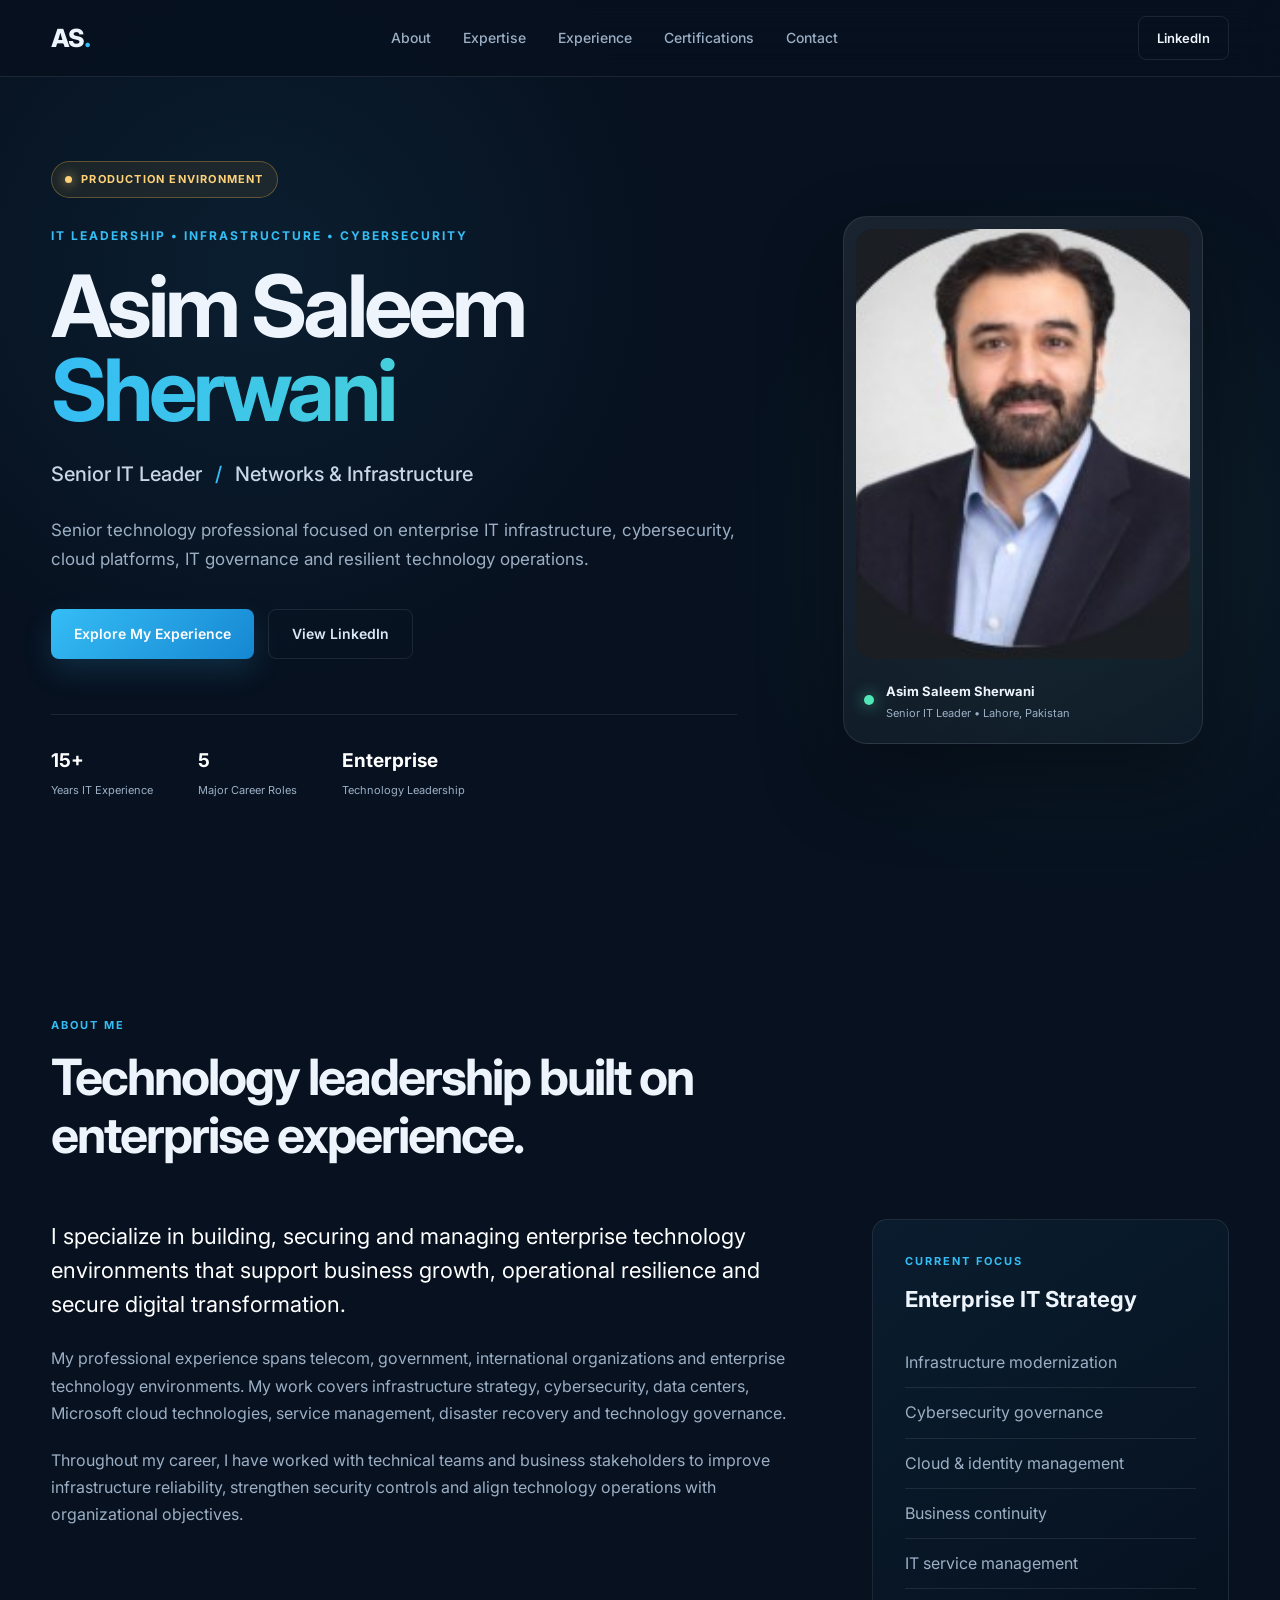
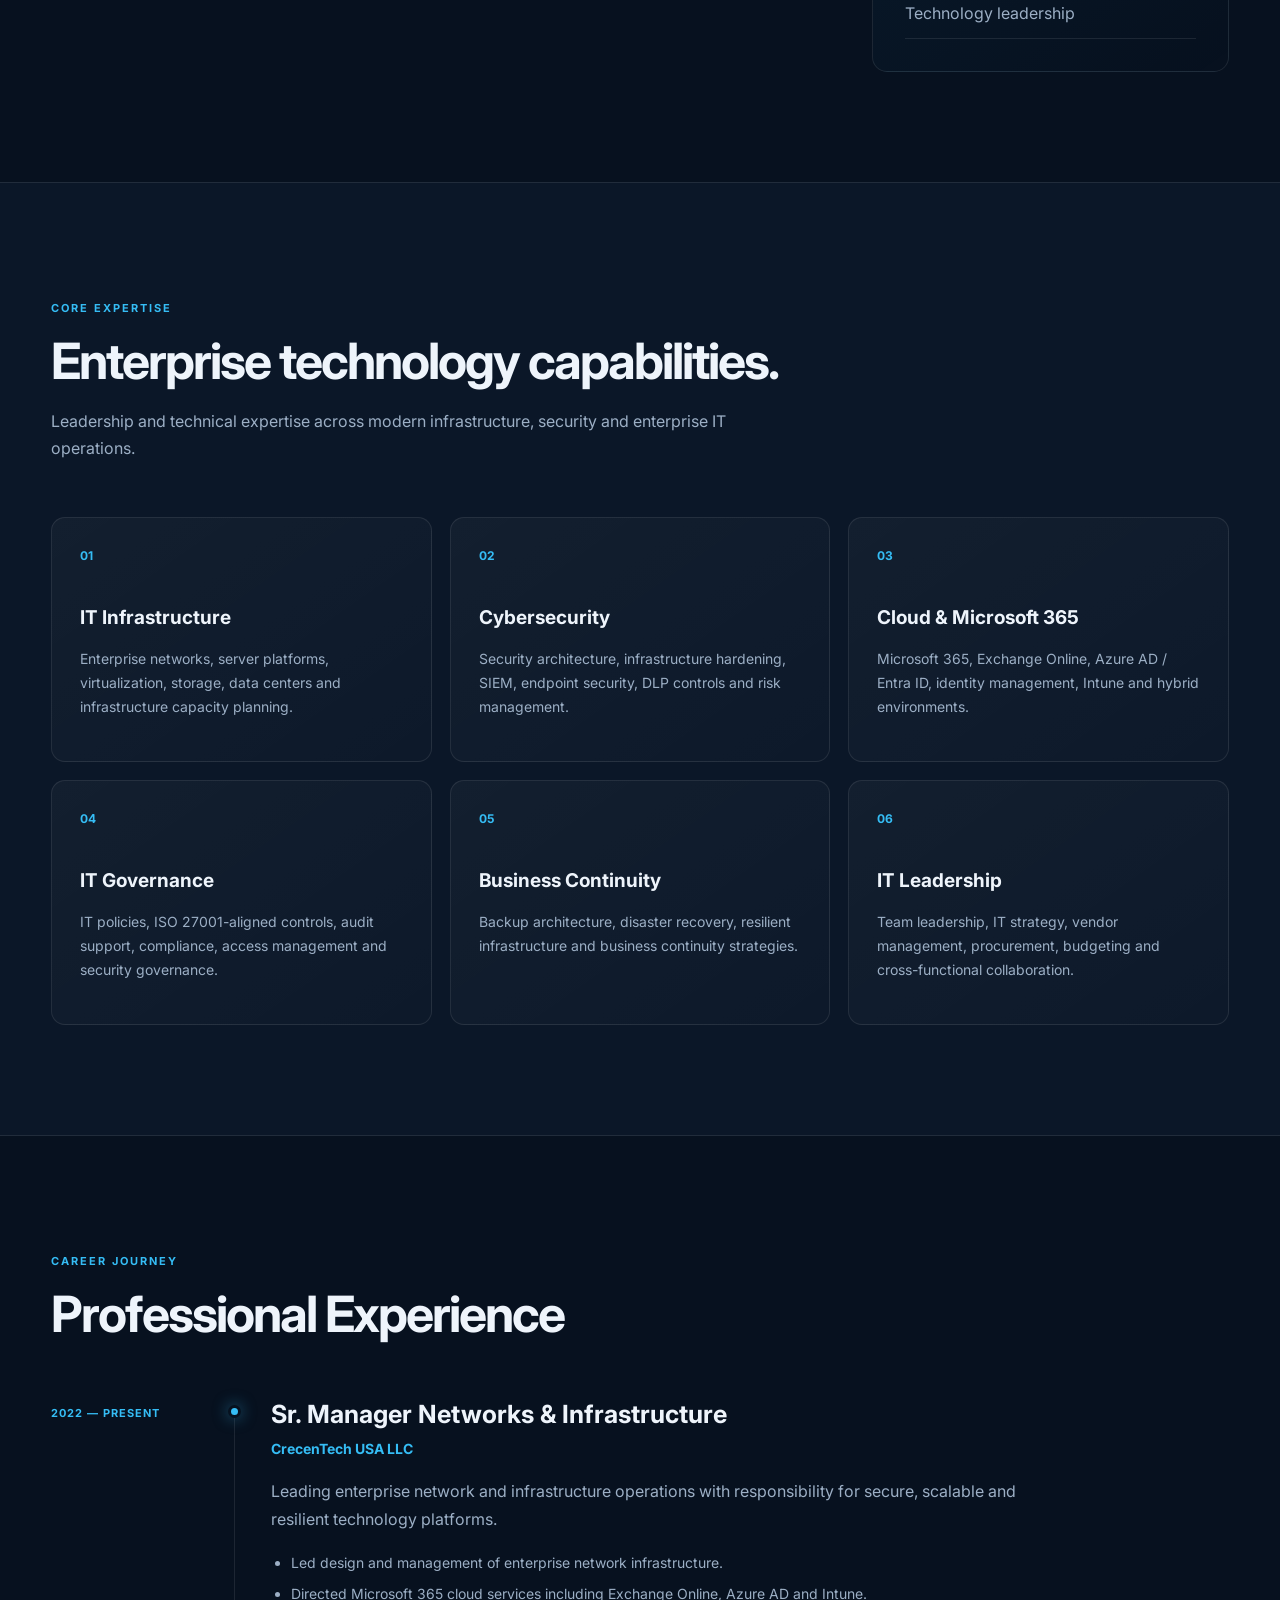
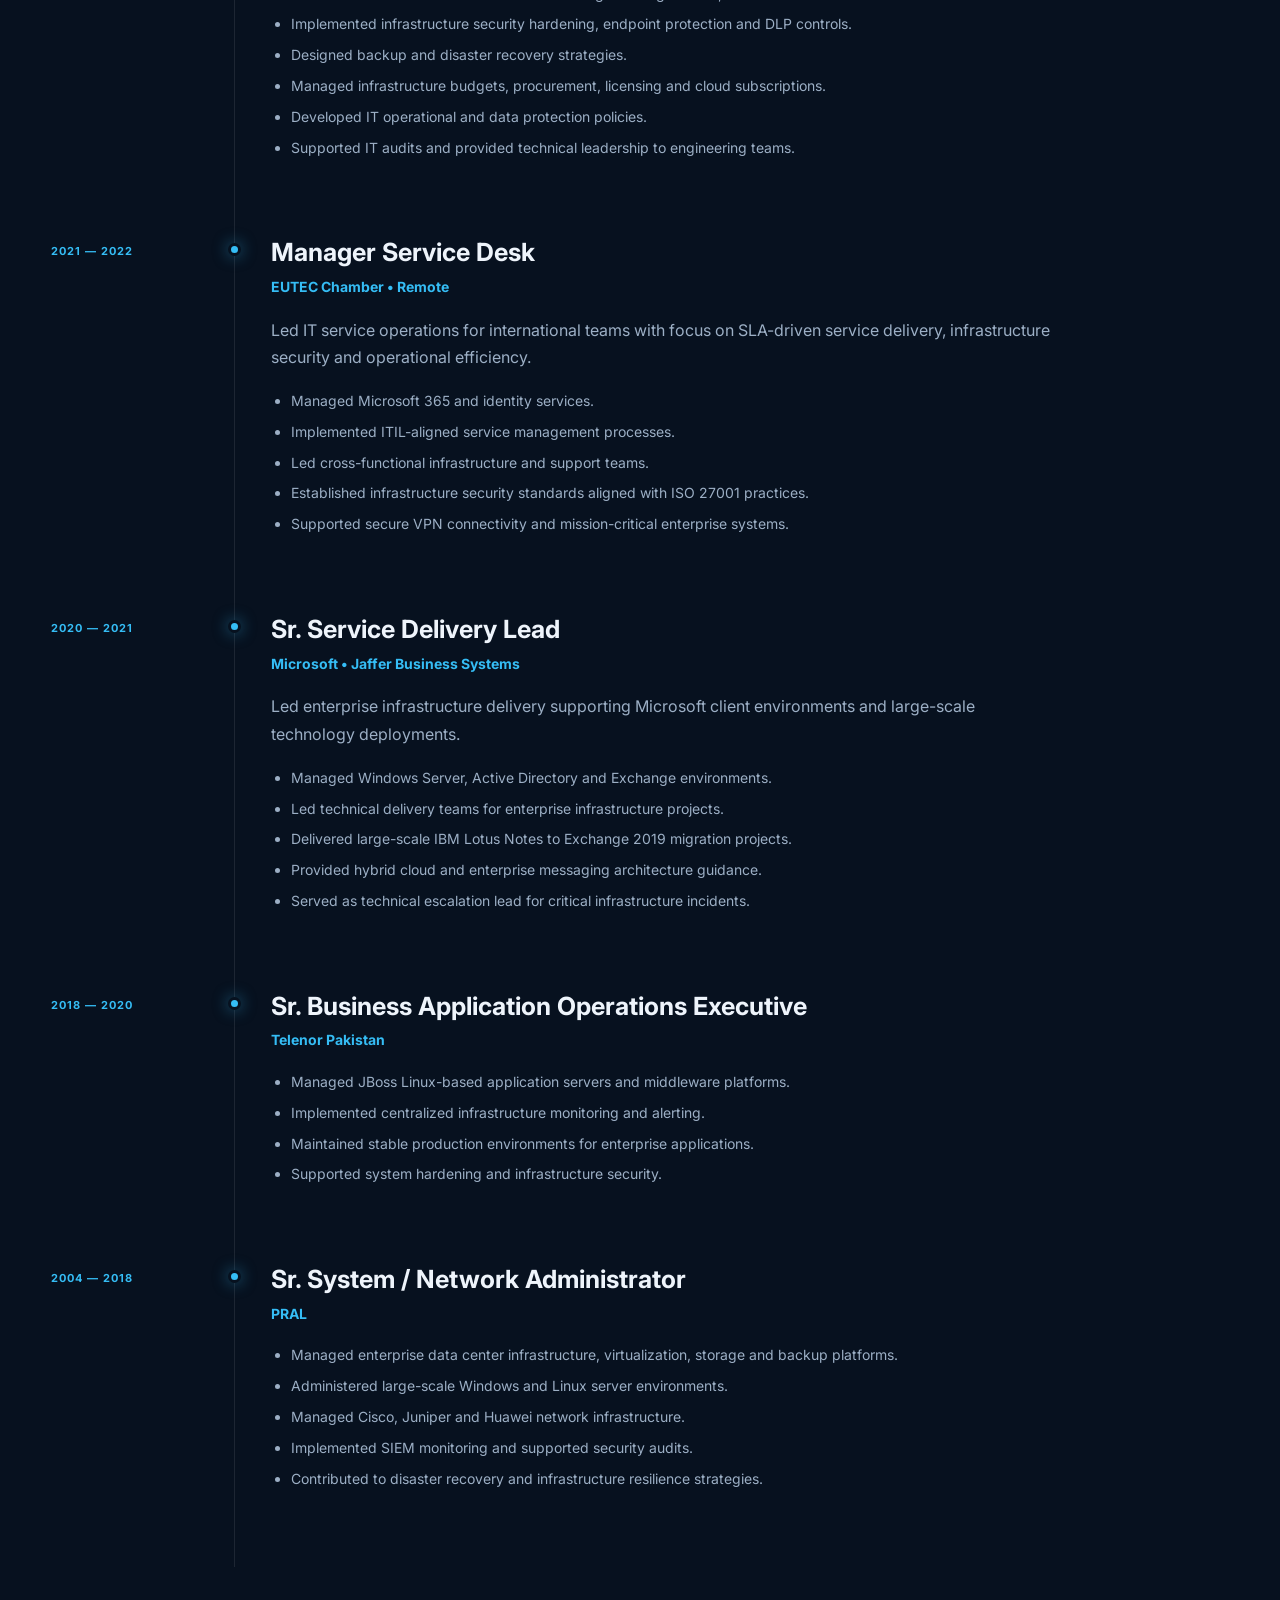
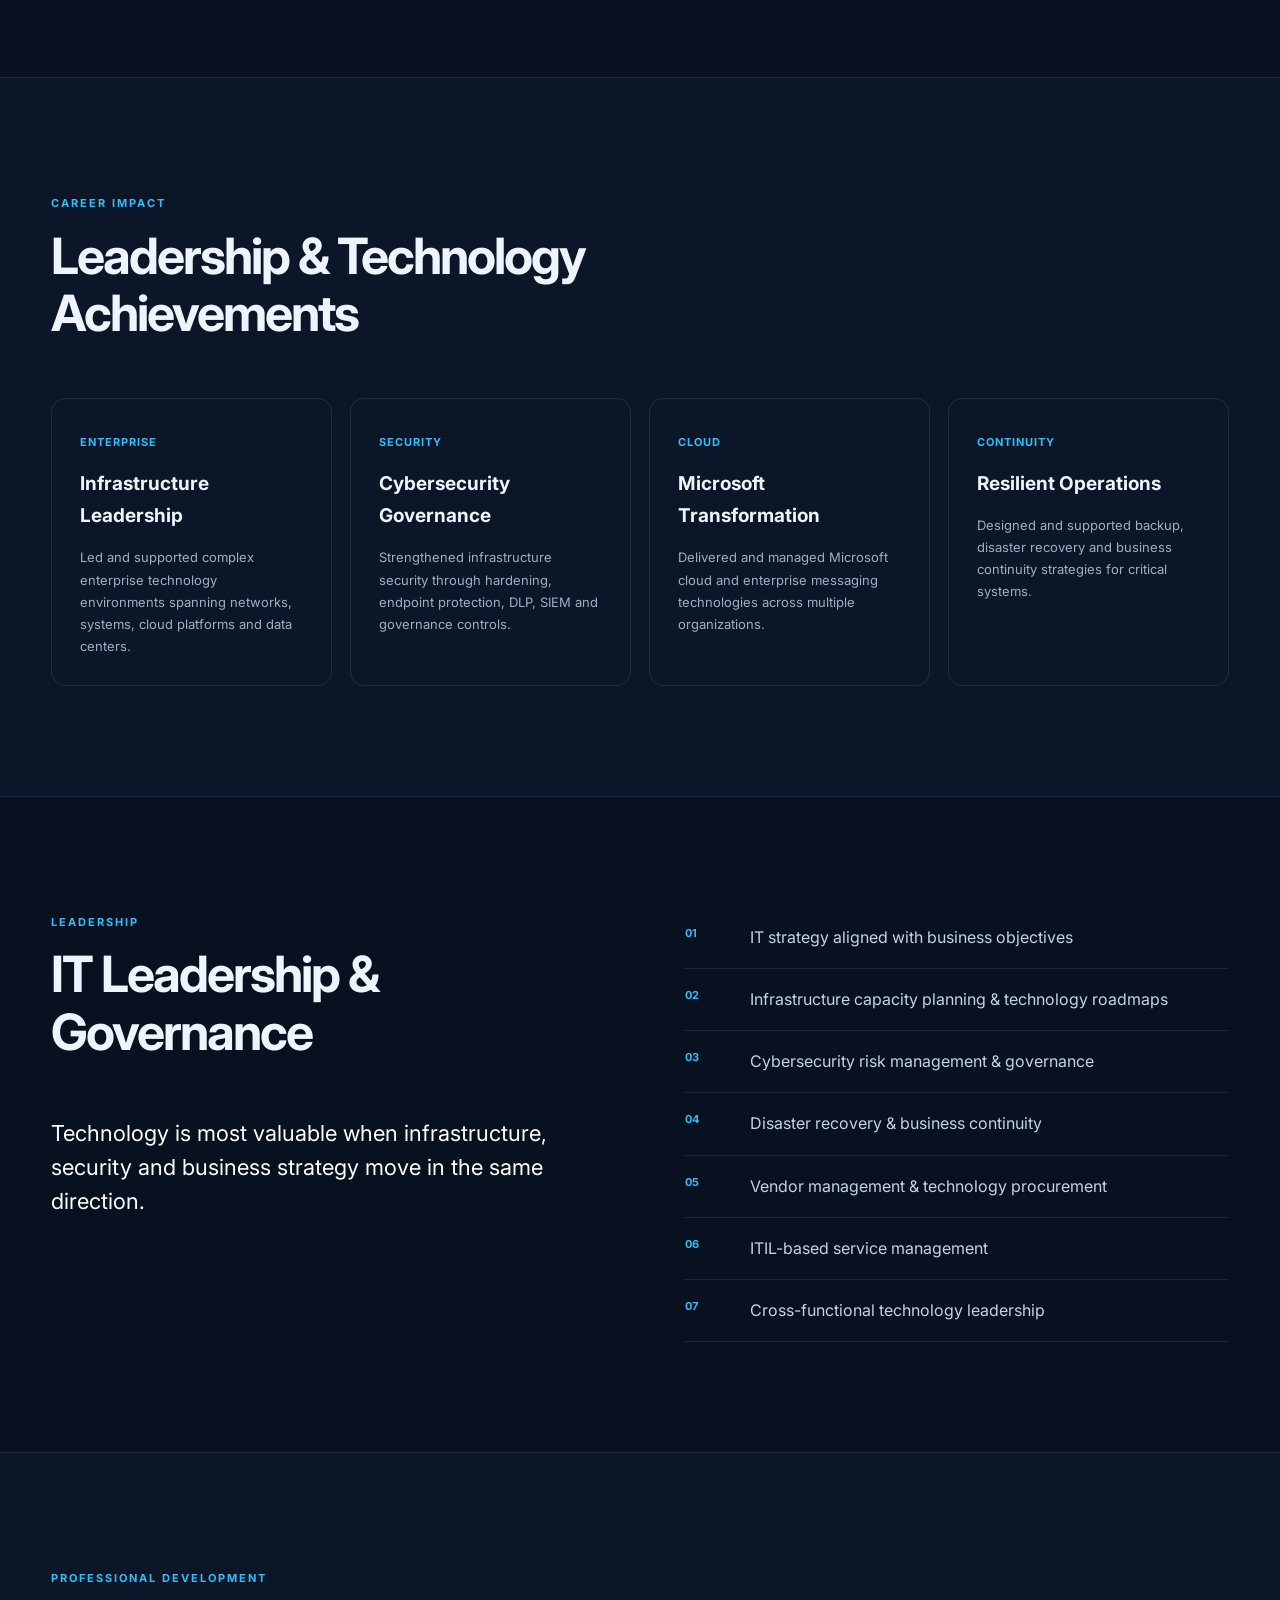
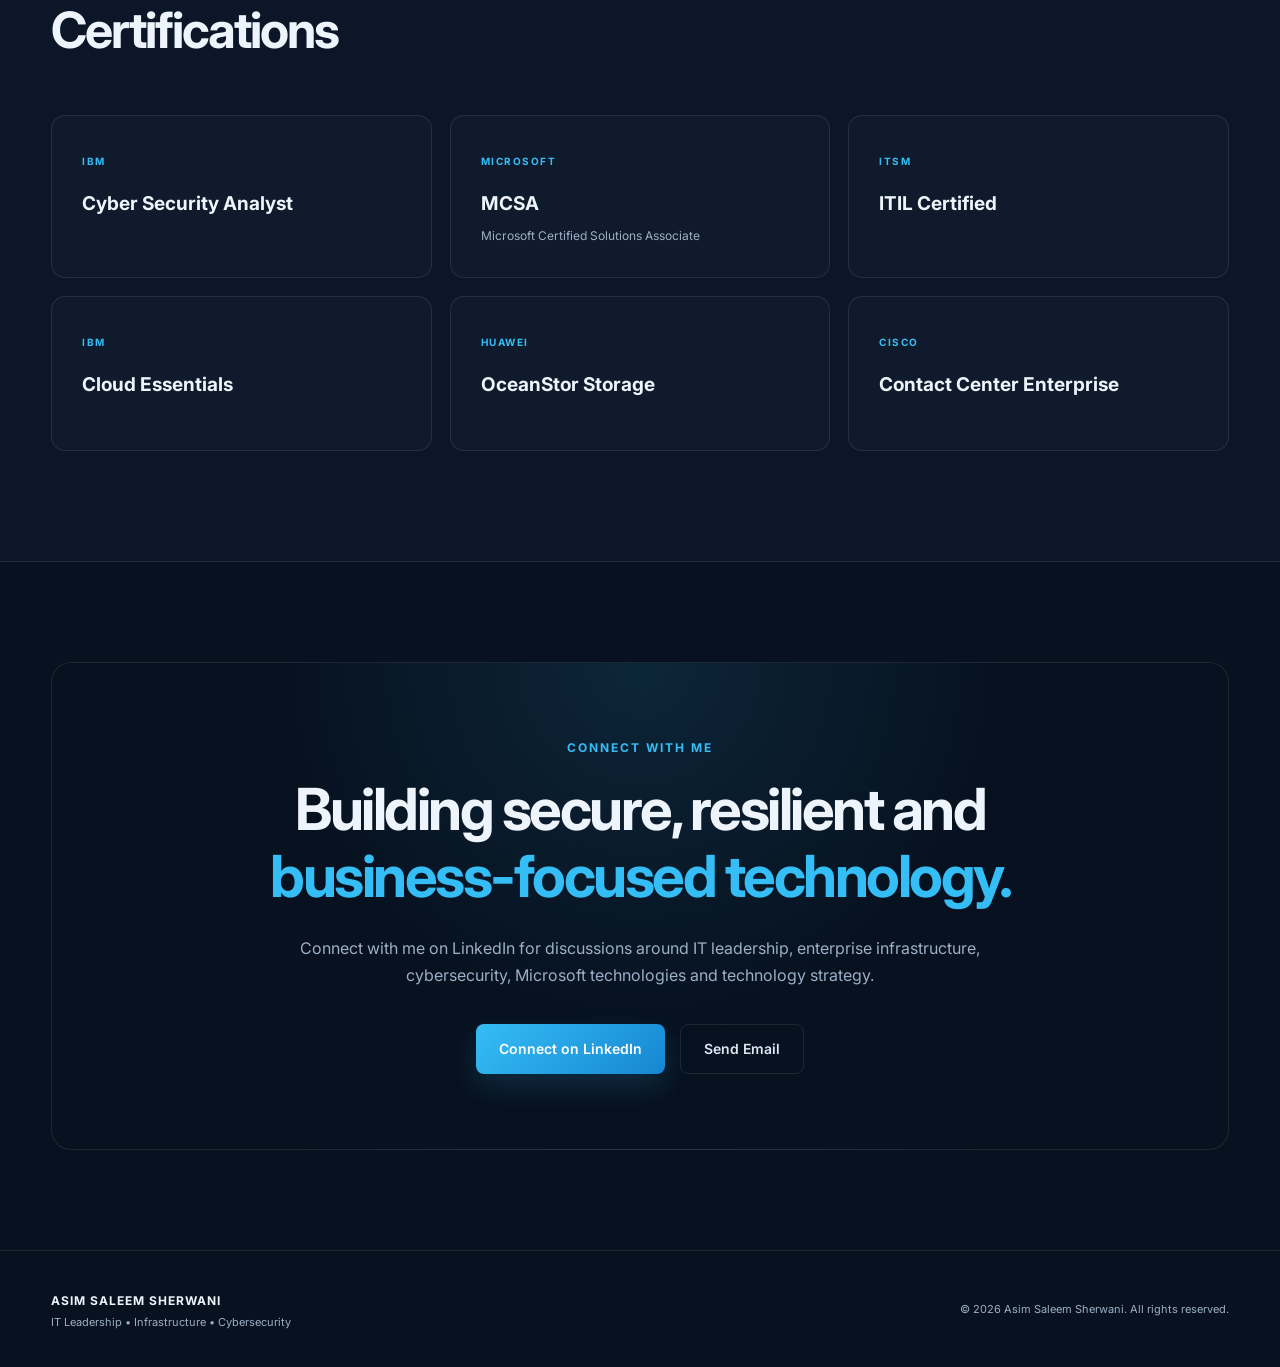
<file: index.html>
<!DOCTYPE html>
<html lang="en">
<head>
    <meta charset="UTF-8">
    <meta name="viewport" content="width=device-width, initial-scale=1.0">

    <title>Asim Saleem Sherwani | IT Leadership & Infrastructure</title>

    <meta name="description"
          content="Professional portfolio of Asim Saleem Sherwani - Senior IT Leader specializing in enterprise infrastructure, cybersecurity, cloud platforms, IT governance and technology operations.">

    <link rel="preconnect" href="https://fonts.googleapis.com">
    <link rel="preconnect" href="https://fonts.gstatic.com" crossorigin>

    <link href="https://fonts.googleapis.com/css2?family=Inter:wght@400;500;600;700;800&display=swap"
          rel="stylesheet">

<link rel="stylesheet" href="styles.css">
</head>

<body>

<!-- =========================
     NAVIGATION
========================= -->

<header class="header">
    <nav class="navbar container">

        <a href="#home" class="logo">
            AS<span>.</span>
        </a>

        <div class="nav-links">
            <a href="#about">About</a>
            <a href="#expertise">Expertise</a>
            <a href="#experience">Experience</a>
            <a href="#certifications">Certifications</a>
            <a href="#contact">Contact</a>
        </div>

        <a href="https://www.linkedin.com/in/sherwani-k-70555488/"
           target="_blank"
           rel="noopener noreferrer"
           class="nav-button">
            LinkedIn
        </a>

    </nav>
</header>


<main>

<!-- =========================
     HERO
========================= -->

<section class="hero" id="home">

    <div class="hero-glow hero-glow-one"></div>
    <div class="hero-glow hero-glow-two"></div>

    <div class="container hero-grid">

        <div class="hero-content">

            <!-- CHANGE THIS ON EACH BRANCH -->
            <div class="environment-badge testing">
    <span class="status-dot"></span>
    PRODUCTION ENVIRONMENT
</div>

            <p class="eyebrow">IT LEADERSHIP • INFRASTRUCTURE • CYBERSECURITY</p>

            <h1>
                Asim Saleem
                <span>Sherwani</span>
            </h1>

            <h2>
                Senior IT Leader
                <span class="divider">/</span>
                Networks & Infrastructure
            </h2>

            <p class="hero-description">
                Senior technology professional focused on enterprise IT
                infrastructure, cybersecurity, cloud platforms, IT governance
                and resilient technology operations.
            </p>

            <div class="hero-buttons">

                <a href="#experience" class="btn btn-primary">
                    Explore My Experience
                </a>

                <a href="https://www.linkedin.com/in/sherwani-k-70555488/"
                   target="_blank"
                   rel="noopener noreferrer"
                   class="btn btn-secondary">
                    View LinkedIn
                </a>

            </div>

            <div class="hero-stats">

                <div class="stat">
                    <strong>15+</strong>
                    <span>Years IT Experience</span>
                </div>

                <div class="stat">
                    <strong>5</strong>
                    <span>Major Career Roles</span>
                </div>

                <div class="stat">
                    <strong>Enterprise</strong>
                    <span>Technology Leadership</span>
                </div>

            </div>

        </div>


        <div class="hero-visual">

            <div class="photo-card">

                <div class="photo-frame">
                    <img src="images/asim-sherwani.jpg"
                         alt="Asim Saleem Sherwani">
                </div>

                <div class="profile-info">
                    <span class="available-dot"></span>

                    <div>
                        <strong>Asim Saleem Sherwani</strong>
                        <p>Senior IT Leader • Lahore, Pakistan</p>
                    </div>
                </div>

            </div>

        </div>

    </div>

</section>


<!-- =========================
     ABOUT
========================= -->

<section class="section" id="about">

    <div class="container">

        <div class="section-heading">
            <span>ABOUT ME</span>
            <h2>Technology leadership built on enterprise experience.</h2>
        </div>

        <div class="about-grid">

            <div class="about-main">

                <p class="large-text">
                    I specialize in building, securing and managing enterprise
                    technology environments that support business growth,
                    operational resilience and secure digital transformation.
                </p>

                <p>
                    My professional experience spans telecom, government,
                    international organizations and enterprise technology
                    environments. My work covers infrastructure strategy,
                    cybersecurity, data centers, Microsoft cloud technologies,
                    service management, disaster recovery and technology
                    governance.
                </p>

                <p>
                    Throughout my career, I have worked with technical teams and
                    business stakeholders to improve infrastructure reliability,
                    strengthen security controls and align technology operations
                    with organizational objectives.
                </p>

            </div>


            <div class="about-card">

                <p class="small-label">CURRENT FOCUS</p>

                <h3>Enterprise IT Strategy</h3>

                <ul>
                    <li>Infrastructure modernization</li>
                    <li>Cybersecurity governance</li>
                    <li>Cloud & identity management</li>
                    <li>Business continuity</li>
                    <li>IT service management</li>
                    <li>Technology leadership</li>
                </ul>

            </div>

        </div>

    </div>

</section>


<!-- =========================
     EXPERTISE
========================= -->

<section class="section section-dark" id="expertise">

    <div class="container">

        <div class="section-heading">
            <span>CORE EXPERTISE</span>
            <h2>Enterprise technology capabilities.</h2>

            <p>
                Leadership and technical expertise across modern infrastructure,
                security and enterprise IT operations.
            </p>
        </div>


        <div class="expertise-grid">

            <article class="expertise-card">
                <div class="icon">01</div>
                <h3>IT Infrastructure</h3>
                <p>
                    Enterprise networks, server platforms, virtualization,
                    storage, data centers and infrastructure capacity planning.
                </p>
            </article>

            <article class="expertise-card">
                <div class="icon">02</div>
                <h3>Cybersecurity</h3>
                <p>
                    Security architecture, infrastructure hardening, SIEM,
                    endpoint security, DLP controls and risk management.
                </p>
            </article>

            <article class="expertise-card">
                <div class="icon">03</div>
                <h3>Cloud & Microsoft 365</h3>
                <p>
                    Microsoft 365, Exchange Online, Azure AD / Entra ID,
                    identity management, Intune and hybrid environments.
                </p>
            </article>

            <article class="expertise-card">
                <div class="icon">04</div>
                <h3>IT Governance</h3>
                <p>
                    IT policies, ISO 27001-aligned controls, audit support,
                    compliance, access management and security governance.
                </p>
            </article>

            <article class="expertise-card">
                <div class="icon">05</div>
                <h3>Business Continuity</h3>
                <p>
                    Backup architecture, disaster recovery, resilient
                    infrastructure and business continuity strategies.
                </p>
            </article>

            <article class="expertise-card">
                <div class="icon">06</div>
                <h3>IT Leadership</h3>
                <p>
                    Team leadership, IT strategy, vendor management,
                    procurement, budgeting and cross-functional collaboration.
                </p>
            </article>

        </div>

    </div>

</section>


<!-- =========================
     CAREER
========================= -->

<section class="section" id="experience">

    <div class="container">

        <div class="section-heading">
            <span>CAREER JOURNEY</span>
            <h2>Professional Experience</h2>
        </div>


        <div class="timeline">

            <!-- CRECENTECH -->

            <article class="timeline-item">

                <div class="timeline-marker"></div>

                <div class="timeline-date">
                    <span>2022 — PRESENT</span>
                </div>

                <div class="timeline-content">

                    <h3>Sr. Manager Networks & Infrastructure</h3>
                    <h4>CrecenTech USA LLC</h4>

                    <p>
                        Leading enterprise network and infrastructure operations
                        with responsibility for secure, scalable and resilient
                        technology platforms.
                    </p>

                    <ul>
                        <li>
                            Led design and management of enterprise network
                            infrastructure.
                        </li>

                        <li>
                            Directed Microsoft 365 cloud services including
                            Exchange Online, Azure AD and Intune.
                        </li>

                        <li>
                            Implemented infrastructure security hardening,
                            endpoint protection and DLP controls.
                        </li>

                        <li>
                            Designed backup and disaster recovery strategies.
                        </li>

                        <li>
                            Managed infrastructure budgets, procurement,
                            licensing and cloud subscriptions.
                        </li>

                        <li>
                            Developed IT operational and data protection
                            policies.
                        </li>

                        <li>
                            Supported IT audits and provided technical
                            leadership to engineering teams.
                        </li>
                    </ul>

                </div>

            </article>


            <!-- EUTEC -->

            <article class="timeline-item">

                <div class="timeline-marker"></div>

                <div class="timeline-date">
                    <span>2021 — 2022</span>
                </div>

                <div class="timeline-content">

                    <h3>Manager Service Desk</h3>
                    <h4>EUTEC Chamber • Remote</h4>

                    <p>
                        Led IT service operations for international teams with
                        focus on SLA-driven service delivery, infrastructure
                        security and operational efficiency.
                    </p>

                    <ul>
                        <li>Managed Microsoft 365 and identity services.</li>

                        <li>
                            Implemented ITIL-aligned service management
                            processes.
                        </li>

                        <li>
                            Led cross-functional infrastructure and support
                            teams.
                        </li>

                        <li>
                            Established infrastructure security standards
                            aligned with ISO 27001 practices.
                        </li>

                        <li>
                            Supported secure VPN connectivity and
                            mission-critical enterprise systems.
                        </li>
                    </ul>

                </div>

            </article>


            <!-- JBS -->

            <article class="timeline-item">

                <div class="timeline-marker"></div>

                <div class="timeline-date">
                    <span>2020 — 2021</span>
                </div>

                <div class="timeline-content">

                    <h3>Sr. Service Delivery Lead</h3>
                    <h4>Microsoft • Jaffer Business Systems</h4>

                    <p>
                        Led enterprise infrastructure delivery supporting
                        Microsoft client environments and large-scale technology
                        deployments.
                    </p>

                    <ul>
                        <li>
                            Managed Windows Server, Active Directory and
                            Exchange environments.
                        </li>

                        <li>
                            Led technical delivery teams for enterprise
                            infrastructure projects.
                        </li>

                        <li>
                            Delivered large-scale IBM Lotus Notes to Exchange
                            2019 migration projects.
                        </li>

                        <li>
                            Provided hybrid cloud and enterprise messaging
                            architecture guidance.
                        </li>

                        <li>
                            Served as technical escalation lead for critical
                            infrastructure incidents.
                        </li>
                    </ul>

                </div>

            </article>


            <!-- TELENOR -->

            <article class="timeline-item">

                <div class="timeline-marker"></div>

                <div class="timeline-date">
                    <span>2018 — 2020</span>
                </div>

                <div class="timeline-content">

                    <h3>Sr. Business Application Operations Executive</h3>
                    <h4>Telenor Pakistan</h4>

                    <ul>
                        <li>
                            Managed JBoss Linux-based application servers and
                            middleware platforms.
                        </li>

                        <li>
                            Implemented centralized infrastructure monitoring
                            and alerting.
                        </li>

                        <li>
                            Maintained stable production environments for
                            enterprise applications.
                        </li>

                        <li>
                            Supported system hardening and infrastructure
                            security.
                        </li>
                    </ul>

                </div>

            </article>


            <!-- PRAL -->

            <article class="timeline-item">

                <div class="timeline-marker"></div>

                <div class="timeline-date">
                    <span>2004 — 2018</span>
                </div>

                <div class="timeline-content">

                    <h3>Sr. System / Network Administrator</h3>
                    <h4>PRAL</h4>

                    <ul>
                        <li>
                            Managed enterprise data center infrastructure,
                            virtualization, storage and backup platforms.
                        </li>

                        <li>
                            Administered large-scale Windows and Linux server
                            environments.
                        </li>

                        <li>
                            Managed Cisco, Juniper and Huawei network
                            infrastructure.
                        </li>

                        <li>
                            Implemented SIEM monitoring and supported security
                            audits.
                        </li>

                        <li>
                            Contributed to disaster recovery and infrastructure
                            resilience strategies.
                        </li>
                    </ul>

                </div>

            </article>

        </div>

    </div>

</section>


<!-- =========================
     ACHIEVEMENTS
========================= -->

<section class="section section-dark">

    <div class="container">

        <div class="section-heading">
            <span>CAREER IMPACT</span>
            <h2>Leadership & Technology Achievements</h2>
        </div>

        <div class="achievement-grid">

            <div class="achievement">
                <strong>Enterprise</strong>
                <h3>Infrastructure Leadership</h3>
                <p>
                    Led and supported complex enterprise technology
                    environments spanning networks, systems, cloud platforms
                    and data centers.
                </p>
            </div>

            <div class="achievement">
                <strong>Security</strong>
                <h3>Cybersecurity Governance</h3>
                <p>
                    Strengthened infrastructure security through hardening,
                    endpoint protection, DLP, SIEM and governance controls.
                </p>
            </div>

            <div class="achievement">
                <strong>Cloud</strong>
                <h3>Microsoft Transformation</h3>
                <p>
                    Delivered and managed Microsoft cloud and enterprise
                    messaging technologies across multiple organizations.
                </p>
            </div>

            <div class="achievement">
                <strong>Continuity</strong>
                <h3>Resilient Operations</h3>
                <p>
                    Designed and supported backup, disaster recovery and
                    business continuity strategies for critical systems.
                </p>
            </div>

        </div>

    </div>

</section>


<!-- =========================
     GOVERNANCE
========================= -->

<section class="section">

    <div class="container">

        <div class="leadership-grid">

            <div>

                <div class="section-heading">
                    <span>LEADERSHIP</span>
                    <h2>IT Leadership & Governance</h2>
                </div>

                <p class="large-text">
                    Technology is most valuable when infrastructure, security
                    and business strategy move in the same direction.
                </p>

            </div>


            <div class="leadership-list">

                <div>
                    <span>01</span>
                    <p>IT strategy aligned with business objectives</p>
                </div>

                <div>
                    <span>02</span>
                    <p>Infrastructure capacity planning & technology roadmaps</p>
                </div>

                <div>
                    <span>03</span>
                    <p>Cybersecurity risk management & governance</p>
                </div>

                <div>
                    <span>04</span>
                    <p>Disaster recovery & business continuity</p>
                </div>

                <div>
                    <span>05</span>
                    <p>Vendor management & technology procurement</p>
                </div>

                <div>
                    <span>06</span>
                    <p>ITIL-based service management</p>
                </div>

                <div>
                    <span>07</span>
                    <p>Cross-functional technology leadership</p>
                </div>

            </div>

        </div>

    </div>

</section>


<!-- =========================
     CERTIFICATIONS
========================= -->

<section class="section section-dark" id="certifications">

    <div class="container">

        <div class="section-heading">
            <span>PROFESSIONAL DEVELOPMENT</span>
            <h2>Certifications</h2>
        </div>

        <div class="cert-grid">

            <div class="cert-card">
                <span>IBM</span>
                <h3>Cyber Security Analyst</h3>
            </div>

            <div class="cert-card">
                <span>MICROSOFT</span>
                <h3>MCSA</h3>
                <p>Microsoft Certified Solutions Associate</p>
            </div>

            <div class="cert-card">
                <span>ITSM</span>
                <h3>ITIL Certified</h3>
            </div>

            <div class="cert-card">
                <span>IBM</span>
                <h3>Cloud Essentials</h3>
            </div>

            <div class="cert-card">
                <span>HUAWEI</span>
                <h3>OceanStor Storage</h3>
            </div>

            <div class="cert-card">
                <span>CISCO</span>
                <h3>Contact Center Enterprise</h3>
            </div>

        </div>

    </div>

</section>


<!-- =========================
     CONTACT
========================= -->

<section class="contact-section" id="contact">

    <div class="container">

        <div class="contact-box">

            <p class="eyebrow">CONNECT WITH ME</p>

            <h2>
                Building secure, resilient and
                <span>business-focused technology.</span>
            </h2>

            <p>
                Connect with me on LinkedIn for discussions around IT
                leadership, enterprise infrastructure, cybersecurity,
                Microsoft technologies and technology strategy.
            </p>

            <div class="contact-buttons">

                <a href="https://www.linkedin.com/in/sherwani-k-70555488/"
                   target="_blank"
                   rel="noopener noreferrer"
                   class="btn btn-primary">
                    Connect on LinkedIn
                </a>

                <a href="mailto:asimsherwnay@gmail.com"
                   class="btn btn-secondary">
                    Send Email
                </a>

            </div>

        </div>

    </div>

</section>

</main>


<!-- =========================
     FOOTER
========================= -->

<footer>

    <div class="container footer-content">

        <div>
            <strong>ASIM SALEEM SHERWANI</strong>
            <p>IT Leadership • Infrastructure • Cybersecurity</p>
        </div>

        <p>
            © <span id="year"></span> Asim Saleem Sherwani.
            All rights reserved.
        </p>

    </div>

</footer>

<script src="script.js"></script>

</body>
</html>
</file>
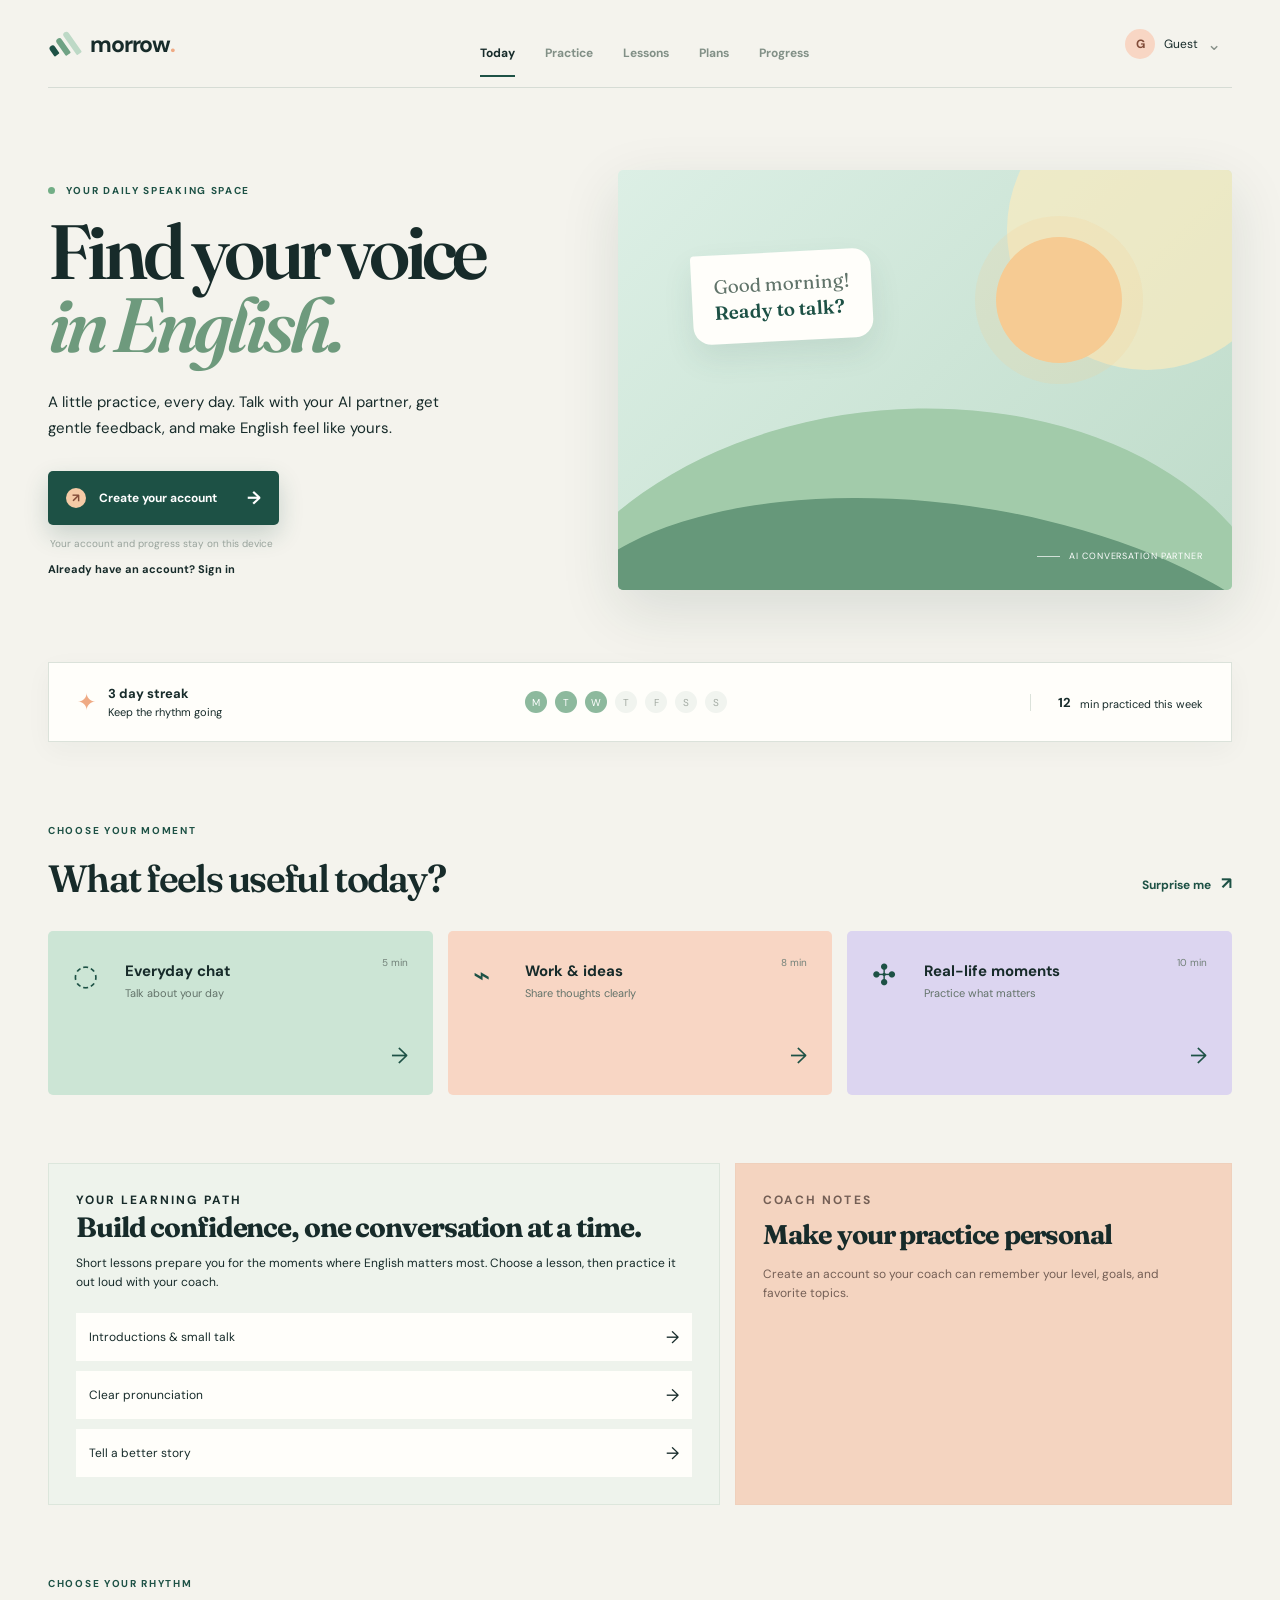
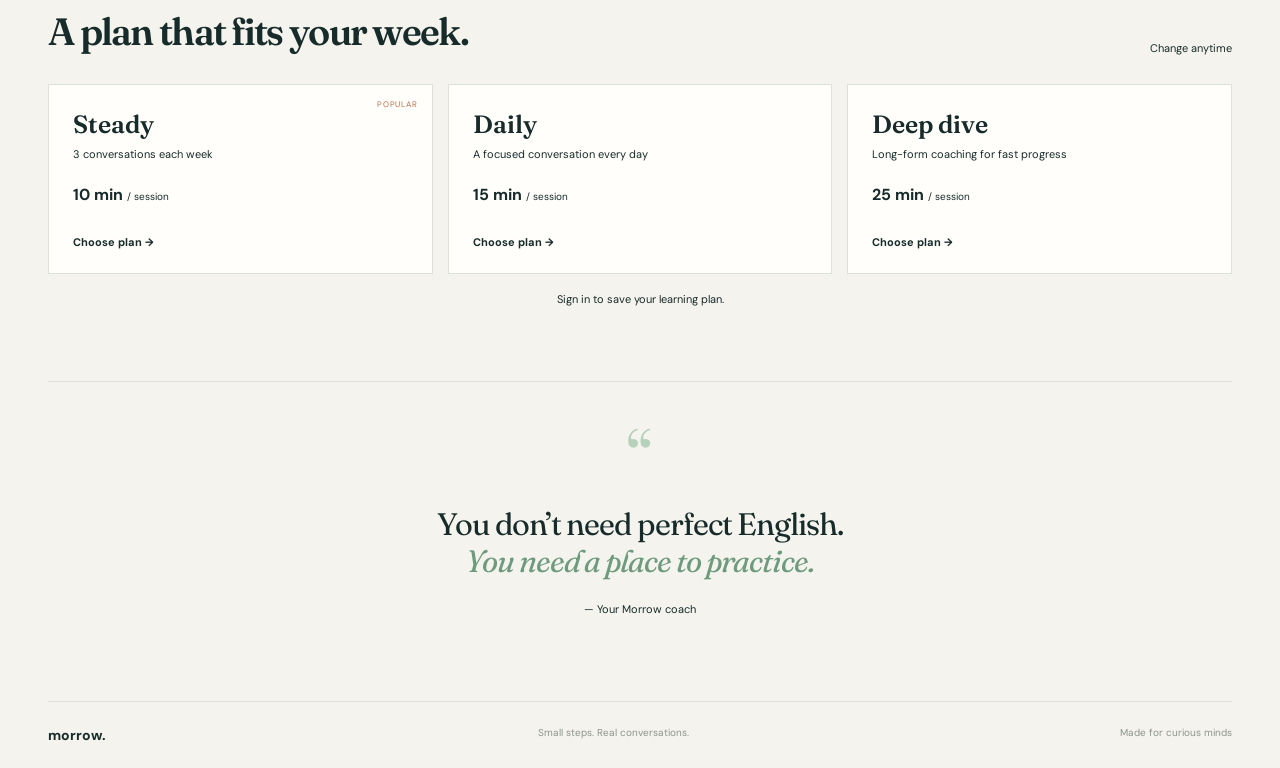
<file: ai-english/index.html>
<!doctype html>
<html lang="en">
  <head>
    <meta charset="UTF-8" />
    <meta name="viewport" content="width=device-width, initial-scale=1.0" />
    <meta name="theme-color" content="#f7f5ef" />
    <meta name="description" content="Morrow is a calm AI speaking practice space for everyday English." />
    <title>Morrow English | Speak with confidence</title>
    <link rel="preconnect" href="https://fonts.googleapis.com" />
    <link rel="preconnect" href="https://fonts.gstatic.com" crossorigin />
    <link href="https://fonts.googleapis.com/css2?family=DM+Sans:wght@400;500;600;700&family=Fraunces:opsz,wght@9..144,600;9..144,700&display=swap" rel="stylesheet" />
    <link rel="stylesheet" href="styles.css" />
    <style>
      .auth-link{border:0;background:none;color:var(--deep-green);font-size:11px;font-weight:700;padding:12px 0 0;display:block}
      .learning-section{padding:0 0 72px}.learning-grid{display:grid;grid-template-columns:1.15fr .85fr;gap:15px}.learning-panel{background:#eef3ec;border:1px solid #dce6dc;padding:27px}.learning-panel h3{font-family:Fraunces,serif;font-size:28px;margin:0 0 10px}.learning-panel p{color:var(--muted);font-size:12px;line-height:1.6;margin:0}.lesson-list{display:grid;gap:10px;margin-top:20px}.lesson-item{border:0;background:var(--white);padding:13px;text-align:left;display:flex;align-items:center;justify-content:space-between;color:var(--ink);font-size:12px}.lesson-item span{color:var(--deep-green);font-size:17px}.profile-summary{background:#f4d4c0;border:1px solid #efd0bc;padding:27px}.profile-summary h3{font-family:Fraunces,serif;font-size:27px;margin:0 0 14px}.profile-summary p{font-size:12px;color:#745f55;line-height:1.6;margin:0 0 8px}.profile-summary strong{color:var(--ink)}
      .account-menu{position:absolute;right:42px;top:76px;width:190px;background:var(--white);border:1px solid var(--line);box-shadow:var(--shadow);padding:7px;z-index:4;display:none}.account-menu.open{display:block}.account-menu button{border:0;background:none;width:100%;padding:11px;text-align:left;font-size:11px;color:var(--ink);display:flex;justify-content:space-between}.account-menu button:hover{background:#eef3ec;color:var(--deep-green)}.plans-section{padding:0 0 75px}.plan-note{font-size:11px;color:var(--muted)}.plans-grid{display:grid;grid-template-columns:repeat(3,1fr);gap:15px}.plan-card{position:relative;border:1px solid var(--line);background:var(--white);padding:24px;text-align:left;min-height:190px;display:flex;flex-direction:column;align-items:flex-start;gap:8px;color:var(--ink);transition:.2s}.plan-card:hover,.plan-card.selected{border-color:var(--deep-green);transform:translateY(-3px);box-shadow:var(--shadow)}.plan-card strong{font-family:Fraunces,serif;font-size:25px;font-weight:600}.plan-card small{font-size:11px;color:var(--muted)}.plan-card b{font-size:16px;margin-top:15px}.plan-card i{font-size:10px;font-weight:400;color:var(--muted);font-style:normal}.plan-select{font-size:11px;font-weight:700;color:var(--deep-green);margin-top:auto}.plan-badge{position:absolute;right:14px;top:14px;text-transform:uppercase;font-size:8px;letter-spacing:.1em;color:#b76d4c}.selected-plan{text-align:center;color:var(--deep-green);font-size:11px;margin:18px 0 0}
      @media(max-width:760px){.learning-grid,.plans-grid{grid-template-columns:1fr}.learning-section{padding-bottom:50px}.account-menu{right:20px}}
    </style>
  </head>
  <body>
    <div class="app-shell">
      <header class="topbar">
        <a class="brand" href="#home" aria-label="Morrow English home">
          <span class="brand-mark" aria-hidden="true"><span></span><span></span><span></span></span>
          <span class="brand-name">morrow<span>.</span></span>
        </a>
        <nav class="nav-links" aria-label="Main navigation">
          <a class="active" href="#home">Today</a>
          <a href="#practice">Practice</a>
          <a href="#lessons">Lessons</a>
          <a href="#plans">Plans</a>
          <a href="#progress">Progress</a>
        </nav>
        <button class="profile-button" id="profileButton" type="button" aria-label="Open profile menu" aria-expanded="false">
          <span class="avatar" id="avatar">G</span><span id="profileLabel">Guest</span><span class="chevron">⌄</span>
        </button>
        <div class="account-menu" id="accountMenu"><button id="menuProfile" type="button">My learner profile <span>→</span></button><button id="logoutButton" type="button">Log out <span>↗</span></button></div>
      </header>

      <main id="home">
        <section class="hero-section">
          <div class="hero-copy">
            <p class="eyebrow"><span class="status-dot"></span> Your daily speaking space</p>
            <h1>Find your voice<br /><em>in English.</em></h1>
            <p class="hero-text">A little practice, every day. Talk with your AI partner, get gentle feedback, and make English feel like yours.</p>
            <button class="google-button" id="authButton" type="button"><span class="google-g">↗</span><span id="authButtonText">Create your account</span><span class="button-arrow">→</span></button>
            <p class="microcopy" id="authNote">Your account and progress stay on this device</p>
            <button class="auth-link" id="signinLink" type="button">Already have an account? Sign in</button>
          </div>
          <div class="hero-art" aria-label="Illustration of a sunrise and a conversation bubble">
            <div class="sun"></div><div class="hill hill-back"></div><div class="hill hill-front"></div>
            <div class="speech-bubble">Good morning!<br /><strong>Ready to talk?</strong></div>
            <div class="art-caption"><span class="caption-line"></span> AI conversation partner</div>
          </div>
        </section>

        <section class="streak-strip" id="progress">
          <div class="streak-copy"><span class="flame">✦</span><div><strong>3 day streak</strong><span>Keep the rhythm going</span></div></div>
          <div class="week-dots" aria-label="Weekly practice progress"><span class="done">M</span><span class="done">T</span><span class="done">W</span><span> T </span><span>F</span><span>S</span><span>S</span></div>
          <div class="minutes"><strong>12</strong><span>min practiced this week</span></div>
        </section>

        <section class="practice-section" id="practice">
          <div class="section-heading"><div><p class="eyebrow">Choose your moment</p><h2>What feels useful today?</h2></div><button class="text-button" id="randomPractice" type="button">Surprise me <span>↗</span></button></div>
          <div class="practice-grid">
            <button class="practice-card card-mint" data-topic="Everyday chat" type="button"><span class="card-icon">◌</span><span class="card-copy"><strong>Everyday chat</strong><small>Talk about your day</small></span><span class="card-time">5 min</span><span class="card-arrow">→</span></button>
            <button class="practice-card card-peach" data-topic="Work & ideas" type="button"><span class="card-icon">⌁</span><span class="card-copy"><strong>Work & ideas</strong><small>Share thoughts clearly</small></span><span class="card-time">8 min</span><span class="card-arrow">→</span></button>
            <button class="practice-card card-lilac" data-topic="Real-life moments" type="button"><span class="card-icon">✣</span><span class="card-copy"><strong>Real-life moments</strong><small>Practice what matters</small></span><span class="card-time">10 min</span><span class="card-arrow">→</span></button>
          </div>
        </section>

        <section class="learning-section" id="lessons">
          <div class="learning-grid">
            <div class="learning-panel"><p class="eyebrow">Your learning path</p><h3>Build confidence, one conversation at a time.</h3><p>Short lessons prepare you for the moments where English matters most. Choose a lesson, then practice it out loud with your coach.</p><div class="lesson-list"><button class="lesson-item" data-topic="Introductions & small talk" type="button">Introductions & small talk <span>→</span></button><button class="lesson-item" data-topic="Clear pronunciation" type="button">Clear pronunciation <span>→</span></button><button class="lesson-item" data-topic="Tell a better story" type="button">Tell a better story <span>→</span></button></div></div>
            <div class="profile-summary"><p class="eyebrow">Coach notes</p><h3 id="coachTitle">Make your practice personal</h3><p id="coachSummary">Create an account so your coach can remember your level, goals, and favorite topics.</p></div>
          </div>
        </section>

        <section class="plans-section" id="plans"><div class="section-heading"><div><p class="eyebrow">Choose your rhythm</p><h2>A plan that fits your week.</h2></div><span class="plan-note">Change anytime</span></div><div class="plans-grid"><button class="plan-card" data-plan="Steady" data-detail="3 conversations each week" type="button"><span class="plan-badge">Popular</span><strong>Steady</strong><small>3 conversations each week</small><b>10 min <i>/ session</i></b><span class="plan-select">Choose plan →</span></button><button class="plan-card" data-plan="Daily" data-detail="A focused conversation every day" type="button"><strong>Daily</strong><small>A focused conversation every day</small><b>15 min <i>/ session</i></b><span class="plan-select">Choose plan →</span></button><button class="plan-card" data-plan="Deep dive" data-detail="Long-form coaching for fast progress" type="button"><strong>Deep dive</strong><small>Long-form coaching for fast progress</small><b>25 min <i>/ session</i></b><span class="plan-select">Choose plan →</span></button></div><p class="selected-plan" id="selectedPlan">No plan selected yet.</p></section>

        <section class="quote-section"><span class="quote-mark">“</span><blockquote>You don’t need perfect English.<br /><em>You need a place to practice.</em></blockquote><span class="quote-author">— Your Morrow coach</span></section>
      </main>

      <footer><span>morrow<span class="footer-dot">.</span></span><span>Small steps. Real conversations.</span><span>Made for curious minds</span></footer>
    </div>

    <div class="modal-backdrop" id="practiceModal" aria-hidden="true">
      <section class="practice-modal" role="dialog" aria-modal="true" aria-labelledby="modalTitle">
        <button class="close-button" id="closeModal" type="button" aria-label="Close practice">×</button>
        <p class="eyebrow">Speaking room</p><h2 id="modalTitle">Everyday chat</h2><p class="modal-intro">Take a breath, then answer naturally. Your AI partner is listening.</p>
        <div class="conversation" id="conversation"><div class="message ai-message"><span class="message-avatar">m.</span><p>Tell me one good thing about your day so far.</p></div></div>
        <div class="record-area"><button class="record-button" id="recordButton" type="button"><span class="record-icon">●</span><span id="recordLabel">Tap to speak</span></button><p id="recordStatus">Your voice stays in this browser.</p></div>
        <div class="modal-actions"><button class="secondary-button" id="skipButton" type="button">Skip question</button><button class="primary-button" id="finishButton" type="button">Finish practice <span>→</span></button></div>
      </section>
    </div>
    <div class="modal-backdrop" id="authModal" aria-hidden="true">
      <section class="practice-modal auth-modal" role="dialog" aria-modal="true" aria-labelledby="authTitle">
        <button class="close-button" id="closeAuth" type="button" aria-label="Close account form">×</button>
        <p class="eyebrow">Your learning space</p><h2 id="authTitle">Create your account</h2>
        <p class="modal-intro">Save your practice and help your AI coach make every conversation feel relevant.</p>
        <div class="auth-tabs"><button class="auth-tab active" data-auth-mode="signup" type="button">Create account</button><button class="auth-tab" data-auth-mode="signin" type="button">Sign in</button></div>
        <form id="authForm">
          <label>Full name<input id="nameInput" type="text" placeholder="Your name" autocomplete="name" required /></label>
          <label>Email or user ID<input id="userIdInput" type="text" placeholder="you@example.com" autocomplete="username" required /></label>
          <label>Password<input id="passwordInput" type="password" placeholder="At least 6 characters" minlength="6" autocomplete="new-password" required /></label>
          <div id="profileFields" class="profile-fields"><p class="form-divider">Tell your coach about you</p><div class="form-row"><label>English level<select id="levelInput"><option>Beginner</option><option selected>Intermediate</option><option>Upper-intermediate</option><option>Advanced</option></select></label><label>Native language<input id="languageInput" type="text" placeholder="e.g. Hindi" /></label></div><label>Your speaking goal<select id="goalInput"><option>Everyday confidence</option><option>Work and interviews</option><option>Travel conversations</option><option>Pronunciation</option></select></label><label>Topics you enjoy<input id="interestsInput" type="text" placeholder="e.g. movies, technology, food" /></label><label class="checkbox-label"><input id="correctionInput" type="checkbox" checked /> Give me gentle corrections while I speak</label></div>
          <button class="primary-button form-submit" type="submit"><span id="authSubmitText">Create account</span><span>→</span></button>
        </form>
        <p class="form-note">Demo accounts are stored locally in this browser. Use a secure backend before launching publicly.</p>
      </section>
    </div>
    <div class="toast" id="toast" role="status"></div>
    <script src="app.js"></script>
  </body>
</html>
</file>
<file: styles.css>
:root {
    --bg: #07111f;
    --bg-secondary: #0b1728;
    --card: #101e31;
    --card-light: #13243a;

    --text: #eef4fb;
    --muted: #9cafc5;

    --accent: #35bdf5;
    --accent-2: #56e0c4;

    --border: rgba(255, 255, 255, 0.09);

    --max-width: 1180px;
}

* {
    margin: 0;
    padding: 0;
    box-sizing: border-box;
}

html {
    scroll-behavior: smooth;
}

body {
    font-family: "Inter", sans-serif;
    background: var(--bg);
    color: var(--text);
    line-height: 1.7;
}

a {
    text-decoration: none;
    color: inherit;
}

img {
    max-width: 100%;
}

.container {
    width: min(92%, var(--max-width));
    margin: auto;
}


/* =====================
   NAVIGATION
===================== */

.header {
    position: fixed;
    top: 0;
    left: 0;
    width: 100%;
    z-index: 1000;

    background: rgba(7, 17, 31, 0.82);
    backdrop-filter: blur(18px);

    border-bottom: 1px solid var(--border);
}

.navbar {
    min-height: 76px;

    display: flex;
    align-items: center;
    justify-content: space-between;
}

.logo {
    font-size: 25px;
    font-weight: 800;
    letter-spacing: -1px;
}

.logo span {
    color: var(--accent);
}

.nav-links {
    display: flex;
    gap: 32px;
}

.nav-links a {
    color: var(--muted);
    font-size: 14px;
    font-weight: 500;

    transition: 0.3s;
}

.nav-links a:hover {
    color: white;
}

.nav-button {
    border: 1px solid var(--border);
    padding: 10px 18px;
    border-radius: 8px;

    font-size: 13px;
    font-weight: 600;

    transition: 0.3s;
}

.nav-button:hover {
    border-color: var(--accent);
    color: var(--accent);
}


/* =====================
   HERO
===================== */

.hero {
    min-height: 100vh;

    padding: 150px 0 90px;

    display: flex;
    align-items: center;

    position: relative;
    overflow: hidden;

    background:
        radial-gradient(circle at 20% 30%,
        rgba(53, 189, 245, 0.08),
        transparent 35%),

        radial-gradient(circle at 85% 60%,
        rgba(86, 224, 196, 0.07),
        transparent 30%);
}

.hero-grid {
    display: grid;
    grid-template-columns: 1.25fr 0.75fr;

    align-items: center;
    gap: 80px;
}

.environment-badge {
    display: inline-flex;
    align-items: center;
    gap: 9px;

    padding: 8px 13px;

    border-radius: 50px;

    margin-bottom: 28px;

    font-size: 11px;
    font-weight: 700;
    letter-spacing: 1.2px;
}

.environment-badge.production {
    color: #7ff5d9;
    border: 1px solid rgba(86, 224, 196, 0.3);
    background: rgba(86, 224, 196, 0.08);
}

.environment-badge.testing {
    color: #ffd27a;
    border: 1px solid rgba(255, 190, 72, 0.3);
    background: rgba(255, 190, 72, 0.08);
}

.status-dot {
    width: 7px;
    height: 7px;
    border-radius: 50%;
    background: currentColor;
    box-shadow: 0 0 12px currentColor;
}

.eyebrow {
    color: var(--accent);

    font-size: 12px;
    font-weight: 700;

    letter-spacing: 2px;

    margin-bottom: 18px;
}

.hero h1 {
    font-size: clamp(54px, 7vw, 86px);

    line-height: 0.98;
    letter-spacing: -4px;

    margin-bottom: 25px;
}

.hero h1 span {
    display: block;

    background:
        linear-gradient(90deg,
        var(--accent),
        var(--accent-2));

    -webkit-background-clip: text;
    -webkit-text-fill-color: transparent;
}

.hero h2 {
    font-size: 20px;
    font-weight: 500;

    color: #c8d6e5;

    margin-bottom: 25px;
}

.divider {
    color: var(--accent);
    margin: 0 8px;
}

.hero-description {
    max-width: 700px;

    color: var(--muted);

    font-size: 17px;
}

.hero-buttons {
    display: flex;
    gap: 14px;

    margin-top: 35px;
}

.btn {
    display: inline-flex;
    align-items: center;
    justify-content: center;

    min-height: 50px;

    padding: 0 23px;

    border-radius: 8px;

    font-size: 14px;
    font-weight: 600;

    transition: 0.3s;
}

.btn-primary {
    background:
        linear-gradient(135deg,
        var(--accent),
        #1687d2);

    color: white;

    box-shadow:
        0 12px 30px rgba(53, 189, 245, 0.16);
}

.btn-primary:hover {
    transform: translateY(-2px);
}

.btn-secondary {
    border: 1px solid var(--border);
    color: #dbe7f4;
}

.btn-secondary:hover {
    border-color: var(--accent);
    color: var(--accent);
}

.hero-stats {
    display: flex;
    gap: 45px;

    margin-top: 55px;
    padding-top: 30px;

    border-top: 1px solid var(--border);
}

.stat {
    display: flex;
    flex-direction: column;
}

.stat strong {
    font-size: 19px;
    color: white;
}

.stat span {
    color: var(--muted);
    font-size: 11px;
    margin-top: 3px;
}


/* PHOTO */

.hero-visual {
    display: flex;
    justify-content: center;
}

.photo-card {
    width: 360px;

    padding: 12px;

    border: 1px solid var(--border);

    border-radius: 24px;

    background:
        linear-gradient(145deg,
        rgba(255,255,255,0.08),
        rgba(255,255,255,0.025));

    box-shadow:
        0 35px 80px rgba(0,0,0,0.35);
}

.photo-frame {
    height: 430px;

    overflow: hidden;

    border-radius: 18px;

    background: #101c2d;
}

.photo-frame img {
    width: 100%;
    height: 100%;

    object-fit: cover;
    object-position: center top;
}

.profile-info {
    display: flex;
    align-items: center;
    gap: 12px;

    padding: 18px 8px 8px;
}

.available-dot {
    width: 10px;
    height: 10px;

    border-radius: 50%;

    background: #51e8b7;

    box-shadow:
        0 0 15px rgba(81,232,183,0.7);
}

.profile-info strong {
    font-size: 13px;
}

.profile-info p {
    color: var(--muted);
    font-size: 11px;
}


/* =====================
   GENERAL SECTIONS
===================== */

.section {
    padding: 110px 0;
}

.section-dark {
    background: var(--bg-secondary);

    border-top: 1px solid var(--border);
    border-bottom: 1px solid var(--border);
}

.section-heading {
    max-width: 730px;

    margin-bottom: 55px;
}

.section-heading > span,
.small-label {
    color: var(--accent);

    font-size: 11px;
    font-weight: 700;

    letter-spacing: 2px;
}

.section-heading h2 {
    font-size: clamp(35px, 5vw, 50px);

    line-height: 1.15;

    letter-spacing: -2px;

    margin-top: 12px;
}

.section-heading p {
    color: var(--muted);
    margin-top: 18px;
}

.large-text {
    color: white;

    font-size: 22px;

    line-height: 1.55;

    margin-bottom: 24px;
}


/* =====================
   ABOUT
===================== */

.about-grid {
    display: grid;
    grid-template-columns: 1.35fr 0.65fr;

    gap: 80px;
}

.about-main > p:not(.large-text) {
    color: var(--muted);
    margin-top: 20px;
}

.about-card {
    padding: 32px;

    border: 1px solid var(--border);

    border-radius: 15px;

    background:
        linear-gradient(145deg,
        rgba(53,189,245,0.07),
        transparent);
}

.about-card h3 {
    font-size: 22px;
    margin: 10px 0 20px;
}

.about-card ul {
    list-style: none;
}

.about-card li {
    color: var(--muted);

    padding: 11px 0;

    border-bottom: 1px solid var(--border);
}


/* =====================
   EXPERTISE
===================== */

.expertise-grid {
    display: grid;
    grid-template-columns: repeat(3, 1fr);

    gap: 18px;
}

.expertise-card {
    min-height: 245px;

    padding: 28px;

    border: 1px solid var(--border);

    border-radius: 14px;

    background:
        linear-gradient(145deg,
        rgba(255,255,255,0.035),
        rgba(255,255,255,0.01));

    transition: 0.3s;
}

.expertise-card:hover {
    transform: translateY(-5px);

    border-color:
        rgba(53,189,245,0.35);
}

.icon {
    color: var(--accent);

    font-size: 12px;
    font-weight: 700;

    margin-bottom: 35px;
}

.expertise-card h3 {
    margin-bottom: 13px;
    font-size: 19px;
}

.expertise-card p {
    color: var(--muted);
    font-size: 14px;
}


/* =====================
   TIMELINE
===================== */

.timeline {
    position: relative;
}

.timeline::before {
    content: "";

    position: absolute;

    left: 183px;
    top: 8px;
    bottom: 0;

    width: 1px;

    background: var(--border);
}

.timeline-item {
    display: grid;

    grid-template-columns: 150px 1fr;

    gap: 70px;

    position: relative;

    padding-bottom: 70px;
}

.timeline-marker {
    position: absolute;

    left: 177px;
    top: 7px;

    width: 13px;
    height: 13px;

    border-radius: 50%;

    background: var(--accent);

    border: 3px solid var(--bg);

    box-shadow:
        0 0 15px rgba(53,189,245,0.5);
}

.timeline-date span {
    color: var(--accent);

    font-size: 11px;
    font-weight: 700;

    letter-spacing: 1px;
}

.timeline-content {
    max-width: 780px;
}

.timeline-content h3 {
    font-size: 25px;
    line-height: 1.3;
}

.timeline-content h4 {
    color: var(--accent);

    margin: 6px 0 18px;

    font-size: 14px;
}

.timeline-content > p {
    color: var(--muted);
    margin-bottom: 18px;
}

.timeline-content ul {
    padding-left: 20px;
}

.timeline-content li {
    color: var(--muted);

    font-size: 14px;

    margin: 7px 0;
}


/* =====================
   ACHIEVEMENTS
===================== */

.achievement-grid {
    display: grid;
    grid-template-columns: repeat(4, 1fr);

    gap: 18px;
}

.achievement {
    padding: 28px;

    border: 1px solid var(--border);

    border-radius: 14px;
}

.achievement strong {
    color: var(--accent);

    font-size: 11px;

    text-transform: uppercase;

    letter-spacing: 1px;
}

.achievement h3 {
    font-size: 19px;

    margin: 14px 0;
}

.achievement p {
    color: var(--muted);

    font-size: 13px;
}


/* =====================
   LEADERSHIP
===================== */

.leadership-grid {
    display: grid;

    grid-template-columns: 1fr 1fr;

    gap: 90px;
}

.leadership-list > div {
    display: grid;

    grid-template-columns: 50px 1fr;

    gap: 15px;

    padding: 17px 0;

    border-bottom: 1px solid var(--border);
}

.leadership-list span {
    color: var(--accent);

    font-size: 11px;
    font-weight: 700;
}

.leadership-list p {
    color: #c5d3e1;
}


/* =====================
   CERTIFICATIONS
===================== */

.cert-grid {
    display: grid;

    grid-template-columns: repeat(3, 1fr);

    gap: 18px;
}

.cert-card {
    padding: 30px;

    min-height: 155px;

    border: 1px solid var(--border);

    border-radius: 14px;

    background:
        rgba(255,255,255,0.02);
}

.cert-card span {
    color: var(--accent);

    font-size: 10px;
    font-weight: 700;

    letter-spacing: 1.5px;
}

.cert-card h3 {
    margin-top: 15px;

    font-size: 19px;
}

.cert-card p {
    color: var(--muted);

    margin-top: 6px;

    font-size: 12px;
}


/* =====================
   CONTACT
===================== */

.contact-section {
    padding: 100px 0;
}

.contact-box {
    text-align: center;

    padding: 75px 30px;

    border: 1px solid var(--border);

    border-radius: 20px;

    background:
        radial-gradient(circle at 50% 0%,
        rgba(53,189,245,0.12),
        transparent 50%);
}

.contact-box h2 {
    max-width: 850px;

    margin: auto;

    font-size: clamp(38px, 5vw, 58px);

    line-height: 1.15;

    letter-spacing: -2.5px;
}

.contact-box h2 span {
    color: var(--accent);
}

.contact-box > p:not(.eyebrow) {
    max-width: 680px;

    margin: 25px auto 0;

    color: var(--muted);
}

.contact-buttons {
    display: flex;

    justify-content: center;

    gap: 15px;

    margin-top: 35px;
}


/* =====================
   FOOTER
===================== */

footer {
    padding: 35px 0;

    border-top: 1px solid var(--border);
}

.footer-content {
    display: flex;

    align-items: center;
    justify-content: space-between;

    gap: 30px;
}

.footer-content strong {
    font-size: 12px;

    letter-spacing: 1px;
}

.footer-content p {
    color: var(--muted);

    font-size: 11px;
}


/* =====================
   RESPONSIVE
===================== */

@media (max-width: 950px) {

    .nav-links {
        display: none;
    }

    .hero-grid,
    .about-grid,
    .leadership-grid {
        grid-template-columns: 1fr;
    }

    .hero-grid {
        gap: 60px;
    }

    .hero-content {
        order: 1;
    }

    .hero-visual {
        order: 2;
    }

    .expertise-grid,
    .cert-grid {
        grid-template-columns: repeat(2, 1fr);
    }

    .achievement-grid {
        grid-template-columns: repeat(2, 1fr);
    }

}


@media (max-width: 650px) {

    .section {
        padding: 80px 0;
    }

    .hero {
        padding-top: 120px;
    }

    .hero h1 {
        letter-spacing: -2.5px;
    }

    .hero-buttons,
    .contact-buttons {
        flex-direction: column;
    }

    .hero-stats {
        display: grid;
        grid-template-columns: 1fr 1fr;
        gap: 25px;
    }

    .photo-card {
        width: 100%;
    }

    .photo-frame {
        height: 410px;
    }

    .expertise-grid,
    .achievement-grid,
    .cert-grid {
        grid-template-columns: 1fr;
    }

    .timeline::before {
        left: 6px;
    }

    .timeline-item {
        grid-template-columns: 1fr;

        gap: 12px;

        padding-left: 35px;
    }

    .timeline-marker {
        left: 0;
    }

    .footer-content {
        flex-direction: column;

        align-items: flex-start;
    }

}
</file>
<file: ai-english/styles.css>
:root{--ink:#172b2a;--deep:#1d5145;--green:#8db99d;--mint:#dcefe4;--coral:#efaa84;--peach:#f8d6c4;--lavender:#dcd5f0;--paper:#f4f3ed;--line:#dbe2da;--white:#fffefa;--shadow:0 20px 60px rgba(27,59,46,.12)}*{box-sizing:border-box}html{scroll-behavior:smooth}body{margin:0;background:var(--paper);color:var(--ink);font-family:'DM Sans',sans-serif}button,a{font:inherit}button{cursor:pointer}a{text-decoration:none;color:inherit}.app-shell{max-width:1280px;margin:auto;padding:0 48px}.topbar{height:88px;display:flex;align-items:center;justify-content:space-between;border-bottom:1px solid rgba(29,81,69,.14);position:relative}.brand{display:flex;align-items:center;gap:11px}.brand-mark{height:31px;width:31px;display:flex;gap:3px;align-items:flex-end;padding:3px}.brand-mark span{display:block;width:6px;background:var(--deep);border-radius:6px 6px 2px 2px;transform:rotate(-35deg)}.brand-mark span:nth-child(1){height:11px}.brand-mark span:nth-child(2){height:19px;background:#6fa284}.brand-mark span:nth-child(3){height:26px;background:#bdd9c6}.brand-name{font-size:23px;font-weight:700;letter-spacing:-.05em}.brand-name span,.footer-dot{color:var(--coral)}.nav-links{display:flex;gap:30px;color:#829087;font-size:12px;font-weight:700}.nav-links a{padding:34px 0 14px;border-bottom:2px solid transparent;transition:.2s}.nav-links a.active,.nav-links a:hover{color:var(--ink);border-color:var(--deep)}.profile-button{border:1px solid transparent;border-radius:40px;background:transparent;display:flex;align-items:center;gap:9px;color:var(--muted);font-size:12px;padding:5px 10px}.profile-button:hover,.profile-button[aria-expanded=true]{background:var(--white);border-color:var(--line)}.avatar{height:30px;width:30px;border-radius:50%;display:grid;place-items:center;background:var(--peach);color:#804b38;font-weight:700}.chevron{font-size:17px;color:#879089}.hero-section{display:grid;grid-template-columns:.9fr 1.1fr;gap:68px;padding:82px 0 72px;align-items:center}.eyebrow{text-transform:uppercase;letter-spacing:.17em;font-size:10px;font-weight:700;color:var(--deep);margin:0 0 18px}.status-dot{display:inline-block;width:7px;height:7px;border-radius:50%;background:#72ae86;margin-right:7px}.hero-copy h1{font-family:Fraunces,serif;font-size:clamp(52px,6vw,80px);line-height:.96;letter-spacing:-.06em;font-weight:600;margin:0 0 27px}.hero-copy h1 em,h2 em,blockquote em{color:#6e9a7d;font-style:italic}.hero-text{max-width:420px;font-size:15px;line-height:1.75;color:var(--muted);margin:0 0 30px}.google-button,.primary-button{border:0;border-radius:5px;background:var(--deep);color:white;display:inline-flex;align-items:center;gap:13px;padding:15px 18px;font-size:12px;font-weight:700;box-shadow:0 10px 24px rgba(29,81,69,.2);transition:.2s}.google-button:hover,.primary-button:hover{transform:translateY(-2px);background:#143d34}.google-g{height:20px;width:20px;border-radius:50%;background:#f5cba6;color:#844d39;display:grid;place-items:center;font-size:12px;font-weight:700}.button-arrow{font-size:18px;margin-left:17px}.microcopy{font-size:10px;color:#98a39c;margin:12px 0 0 2px}.auth-link{border:0;background:none;color:var(--deep);font-size:11px;font-weight:700;padding:12px 0 0;display:block}.hero-art{height:420px;position:relative;overflow:hidden;border-radius:5px;background:linear-gradient(135deg,#dcefe5,#bedbc9);box-shadow:var(--shadow)}.hero-art:before{content:'';position:absolute;width:280px;height:280px;border-radius:50%;right:-55px;top:-80px;background:rgba(255,237,190,.64)}.sun{position:absolute;right:18%;top:16%;height:126px;width:126px;border-radius:50%;background:#f6cb93;box-shadow:0 0 0 21px rgba(246,203,147,.2)}.hill{position:absolute;bottom:-90px;border-radius:50% 50% 0 0/100% 100% 0 0;transform:rotate(-5deg)}.hill-back{width:125%;height:270px;left:-18%;background:#a2cbaa}.hill-front{width:130%;height:190px;left:-10%;bottom:-105px;background:#66987a;transform:rotate(8deg)}.speech-bubble{position:absolute;top:82px;left:12%;padding:19px 22px;background:var(--white);border-radius:4px 18px 18px 18px;color:#61746a;font-family:Fraunces,serif;font-size:19px;line-height:1.35;box-shadow:0 14px 30px rgba(49,88,75,.1);transform:rotate(-3deg);z-index:1}.speech-bubble strong{color:var(--deep);font-weight:600}.art-caption{position:absolute;bottom:28px;right:29px;color:white;font-size:9px;letter-spacing:.1em;text-transform:uppercase;display:flex;gap:9px;align-items:center;z-index:1}.caption-line{height:1px;width:23px;background:rgba(255,255,255,.7)}.streak-strip{display:flex;align-items:center;justify-content:space-between;padding:22px 28px;background:var(--white);border:1px solid var(--line);box-shadow:0 8px 25px rgba(27,59,46,.04)}.streak-copy,.week-dots,.minutes{display:flex;align-items:center}.streak-copy{gap:12px}.streak-copy strong,.minutes strong{font-size:13px;display:block}.streak-copy span:last-child,.minutes span{font-size:11px;color:var(--muted);display:block;margin-top:3px}.flame{color:var(--coral);font-size:23px}.week-dots{gap:8px;color:#a2aaa2;font-size:10px}.week-dots span{height:22px;width:22px;border-radius:50%;display:grid;place-items:center;background:#f1f4ef}.week-dots .done{background:var(--green);color:white}.minutes{gap:9px;border-left:1px solid var(--line);padding-left:27px}.practice-section{padding:82px 0 68px}.section-heading{display:flex;align-items:flex-end;justify-content:space-between;margin-bottom:29px}.section-heading h2{font-family:Fraunces,serif;font-size:38px;letter-spacing:-.045em;font-weight:600;margin:0}.text-button{border:0;background:none;color:var(--deep);font-size:12px;font-weight:700;padding:8px 0}.text-button span{font-size:17px;margin-left:7px}.practice-grid,.plans-grid{display:grid;grid-template-columns:repeat(3,1fr);gap:15px}.practice-card{min-height:164px;border:0;text-align:left;border-radius:5px;padding:25px;display:grid;grid-template-columns:40px 1fr auto;grid-template-rows:1fr auto;gap:7px 12px;color:var(--ink);transition:.2s}.practice-card:hover{transform:translateY(-5px);box-shadow:var(--shadow)}.card-mint{background:#cce5d5}.card-peach{background:var(--peach)}.card-lilac{background:var(--lavender)}.card-icon{grid-row:1/3;font-size:29px;color:var(--deep)}.card-copy strong{display:block;font-size:15px;margin-top:5px}.card-copy small{display:block;color:#63736a;font-size:11px;margin-top:5px}.card-time{font-size:10px;color:#718078;align-self:start}.card-arrow{grid-column:2/4;font-size:22px;color:var(--deep);justify-self:end}.learning-section{padding:0 0 72px}.learning-grid{display:grid;grid-template-columns:1.15fr .85fr;gap:15px}.learning-panel{background:var(--white);border:1px solid var(--line);padding:30px}.learning-panel h3,.profile-summary h3{font-family:Fraunces,serif;font-size:30px;letter-spacing:-.04em;margin:0 0 10px}.learning-panel p,.profile-summary p{color:var(--muted);font-size:12px;line-height:1.6;margin:0}.lesson-list{display:grid;gap:10px;margin-top:21px}.lesson-item{border:1px solid var(--line);background:#f5f8f2;padding:14px;text-align:left;display:flex;align-items:center;justify-content:space-between;color:var(--ink);font-size:12px;transition:.2s}.lesson-item:hover{border-color:var(--green);transform:translateX(3px)}.lesson-item span{color:var(--deep);font-size:17px}.profile-summary{background:var(--coral);border:1px solid #e6a17d;padding:30px}.profile-summary p{color:#744e42;margin:0 0 8px}.profile-summary strong{color:var(--ink)}.plans-section{padding:0 0 78px}.plan-note{font-size:11px;color:var(--muted)}.plan-card{position:relative;border:1px solid var(--line);background:var(--white);padding:27px;text-align:left;min-height:194px;display:flex;flex-direction:column;align-items:flex-start;gap:8px;color:var(--ink);transition:.2s}.plan-card:hover,.plan-card.selected{border-color:var(--deep);transform:translateY(-4px);box-shadow:var(--shadow)}.plan-card strong{font-family:Fraunces,serif;font-size:27px;font-weight:600}.plan-card small{font-size:11px;color:var(--muted)}.plan-card b{font-size:16px;margin-top:15px}.plan-card i{font-size:10px;font-weight:400;color:var(--muted);font-style:normal}.plan-select{font-size:11px;font-weight:700;color:var(--deep);margin-top:auto}.plan-badge{position:absolute;right:14px;top:14px;text-transform:uppercase;font-size:8px;letter-spacing:.1em;color:#b45e42}.selected-plan{text-align:center;color:var(--deep);font-size:11px;margin:18px 0 0}.quote-section{padding:66px 0 83px;border-top:1px solid var(--line);text-align:center}.quote-mark{font-family:Fraunces,serif;color:#b7d2bc;font-size:72px;line-height:.3}.quote-section blockquote{font-family:Fraunces,serif;font-size:31px;line-height:1.2;letter-spacing:-.035em;margin:17px 0}.quote-author{font-size:11px;color:var(--muted)}footer{border-top:1px solid var(--line);padding:24px 0;display:flex;justify-content:space-between;color:#8b948d;font-size:10px}footer span:first-child{font-size:14px;font-weight:700;color:var(--ink)}.account-menu{position:absolute;right:42px;top:73px;width:205px;background:var(--white);border:1px solid var(--line);box-shadow:var(--shadow);padding:7px;z-index:4;display:none}.account-menu.open{display:block}.account-menu button{border:0;background:none;width:100%;padding:12px;text-align:left;font-size:11px;color:var(--ink);display:flex;justify-content:space-between}.account-menu button:hover{background:#eef3ec;color:var(--deep)}.modal-backdrop{position:fixed;inset:0;background:rgba(20,45,36,.48);display:none;align-items:center;justify-content:center;padding:20px;z-index:5}.modal-backdrop.open{display:flex}.practice-modal{width:min(520px,100%);background:var(--white);padding:36px;border-radius:6px;box-shadow:0 25px 80px rgba(20,40,29,.25);position:relative}.close-button{position:absolute;right:20px;top:16px;border:0;background:none;font-size:25px;color:#7e8982}.practice-modal h2{font-family:Fraunces,serif;font-size:39px;letter-spacing:-.04em;margin:0 0 8px}.modal-intro{color:var(--muted);font-size:13px;margin:0 0 25px}.conversation{border-top:1px solid var(--line);padding:22px 0 8px;min-height:100px}.message{display:flex;gap:11px;align-items:flex-start}.message-avatar{height:26px;width:26px;background:#d4e6d7;color:var(--deep);border-radius:50%;display:grid;place-items:center;font-weight:700;font-size:11px}.message p{background:#eef3ec;padding:10px 13px;border-radius:2px 12px 12px 12px;margin:0;font-size:13px;line-height:1.5}.user-message{justify-content:flex-end}.user-message p{background:var(--peach);border-radius:12px 2px 12px 12px}.record-area{border:1px dashed #bed2c2;padding:24px;text-align:center;background:#f6f8f3}.record-button{border:0;background:var(--deep);color:white;border-radius:50px;padding:12px 20px;display:inline-flex;gap:9px;align-items:center;font-size:12px;font-weight:700}.record-button.recording{background:#b55f4f}.record-icon{font-size:10px}.record-area p{font-size:10px;color:#8a948d;margin:11px 0 0}.modal-actions{display:flex;justify-content:space-between;align-items:center;margin-top:22px}.secondary-button{background:none;border:0;color:var(--muted);font-size:12px}.auth-modal{max-height:90vh;overflow:auto}.auth-tabs{display:flex;border-bottom:1px solid var(--line);margin:3px 0 20px;gap:20px}.auth-tab{border:0;background:none;padding:0 0 11px;color:var(--muted);font-size:12px;font-weight:700;border-bottom:2px solid transparent}.auth-tab.active{color:var(--deep);border-color:var(--deep)}#authForm{display:grid;gap:13px}#authForm label{display:grid;gap:6px;color:#63736a;font-size:11px;font-weight:600}#authForm input,#authForm select{width:100%;border:1px solid #d9e1d7;border-radius:3px;background:#fbfcf8;color:var(--ink);padding:11px 12px;font-size:13px;outline:none}#authForm input:focus,#authForm select:focus{border-color:#83a98d;box-shadow:0 0 0 3px rgba(131,169,141,.12)}.profile-fields{display:grid;gap:13px}.form-divider{border-top:1px solid var(--line);padding-top:15px;margin:4px 0 0;color:var(--deep);font-size:10px;text-transform:uppercase;letter-spacing:.12em;font-weight:700}.form-row{display:grid;grid-template-columns:1fr 1fr;gap:12px}.checkbox-label{display:flex!important;align-items:center;gap:8px!important;font-weight:400!important}.checkbox-label input{width:14px!important;height:14px}.form-submit{justify-content:center;margin-top:5px}.form-note{font-size:10px;line-height:1.5;color:#929b94;margin:16px 0 0}.toast{position:fixed;left:50%;bottom:24px;transform:translate(-50%,20px);background:var(--ink);color:white;padding:12px 17px;border-radius:3px;font-size:12px;opacity:0;pointer-events:none;transition:.25s;z-index:10}.toast.visible{opacity:1;transform:translate(-50%,0)}
+@media(max-width:760px){.app-shell{padding:0 20px}.topbar{height:72px}.nav-links{display:none}.hero-section{grid-template-columns:1fr;gap:37px;padding:55px 0 45px}.hero-copy h1{font-size:58px}.hero-art{height:280px}.sun{height:85px;width:85px}.speech-bubble{top:45px;font-size:15px}.streak-strip{padding:18px 15px;gap:14px}.week-dots{gap:3px}.week-dots span{height:19px;width:19px;font-size:9px}.minutes{display:none}.practice-section{padding:55px 0}.section-heading{align-items:flex-start;gap:14px}.section-heading h2{font-size:30px}.practice-grid,.plans-grid{grid-template-columns:1fr}.practice-card{min-height:125px}.learning-grid{grid-template-columns:1fr}.learning-section{padding-bottom:50px}.plans-section{padding-bottom:55px}.quote-section{padding:47px 0 60px}.quote-section blockquote{font-size:25px}footer{gap:15px;flex-wrap:wrap}.practice-modal{padding:27px 21px}.modal-actions{gap:12px}.primary-button{padding:13px 12px}.hero-text{font-size:14px}.account-menu{right:20px}}
</file>
